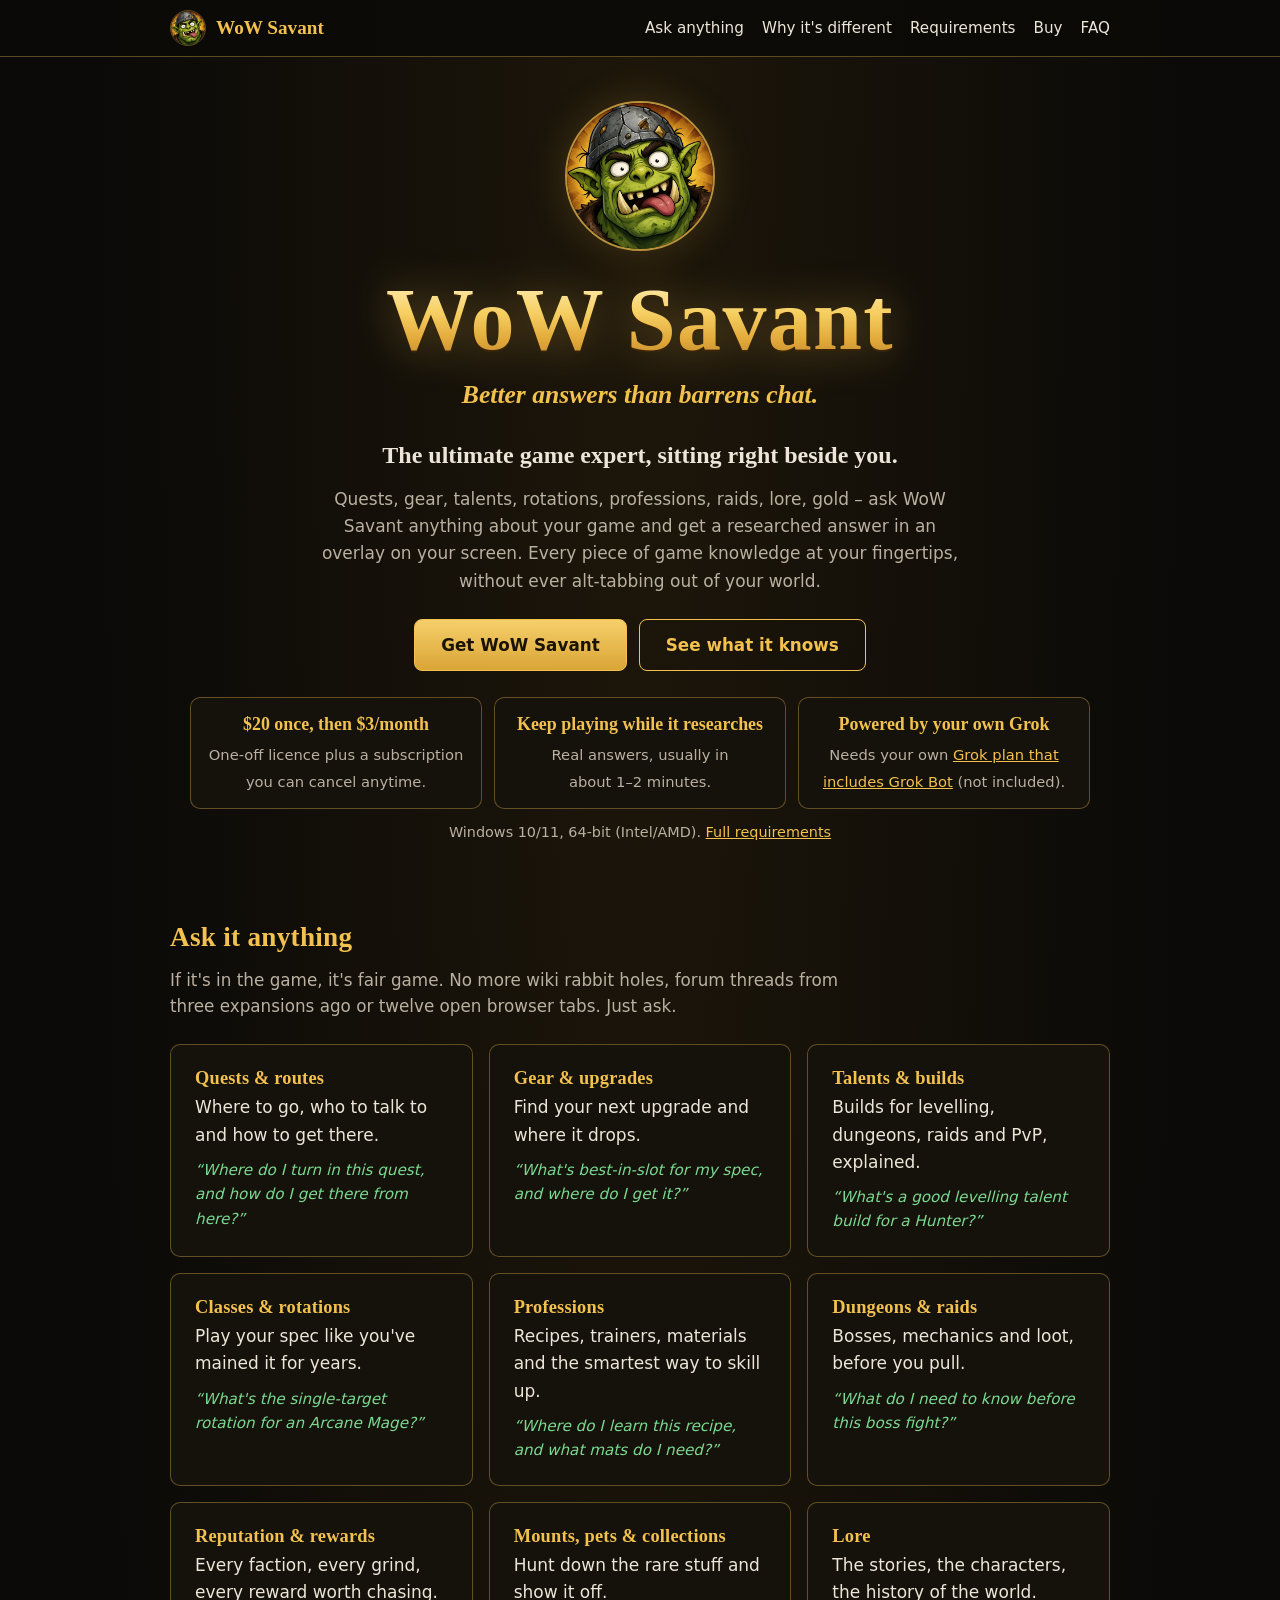
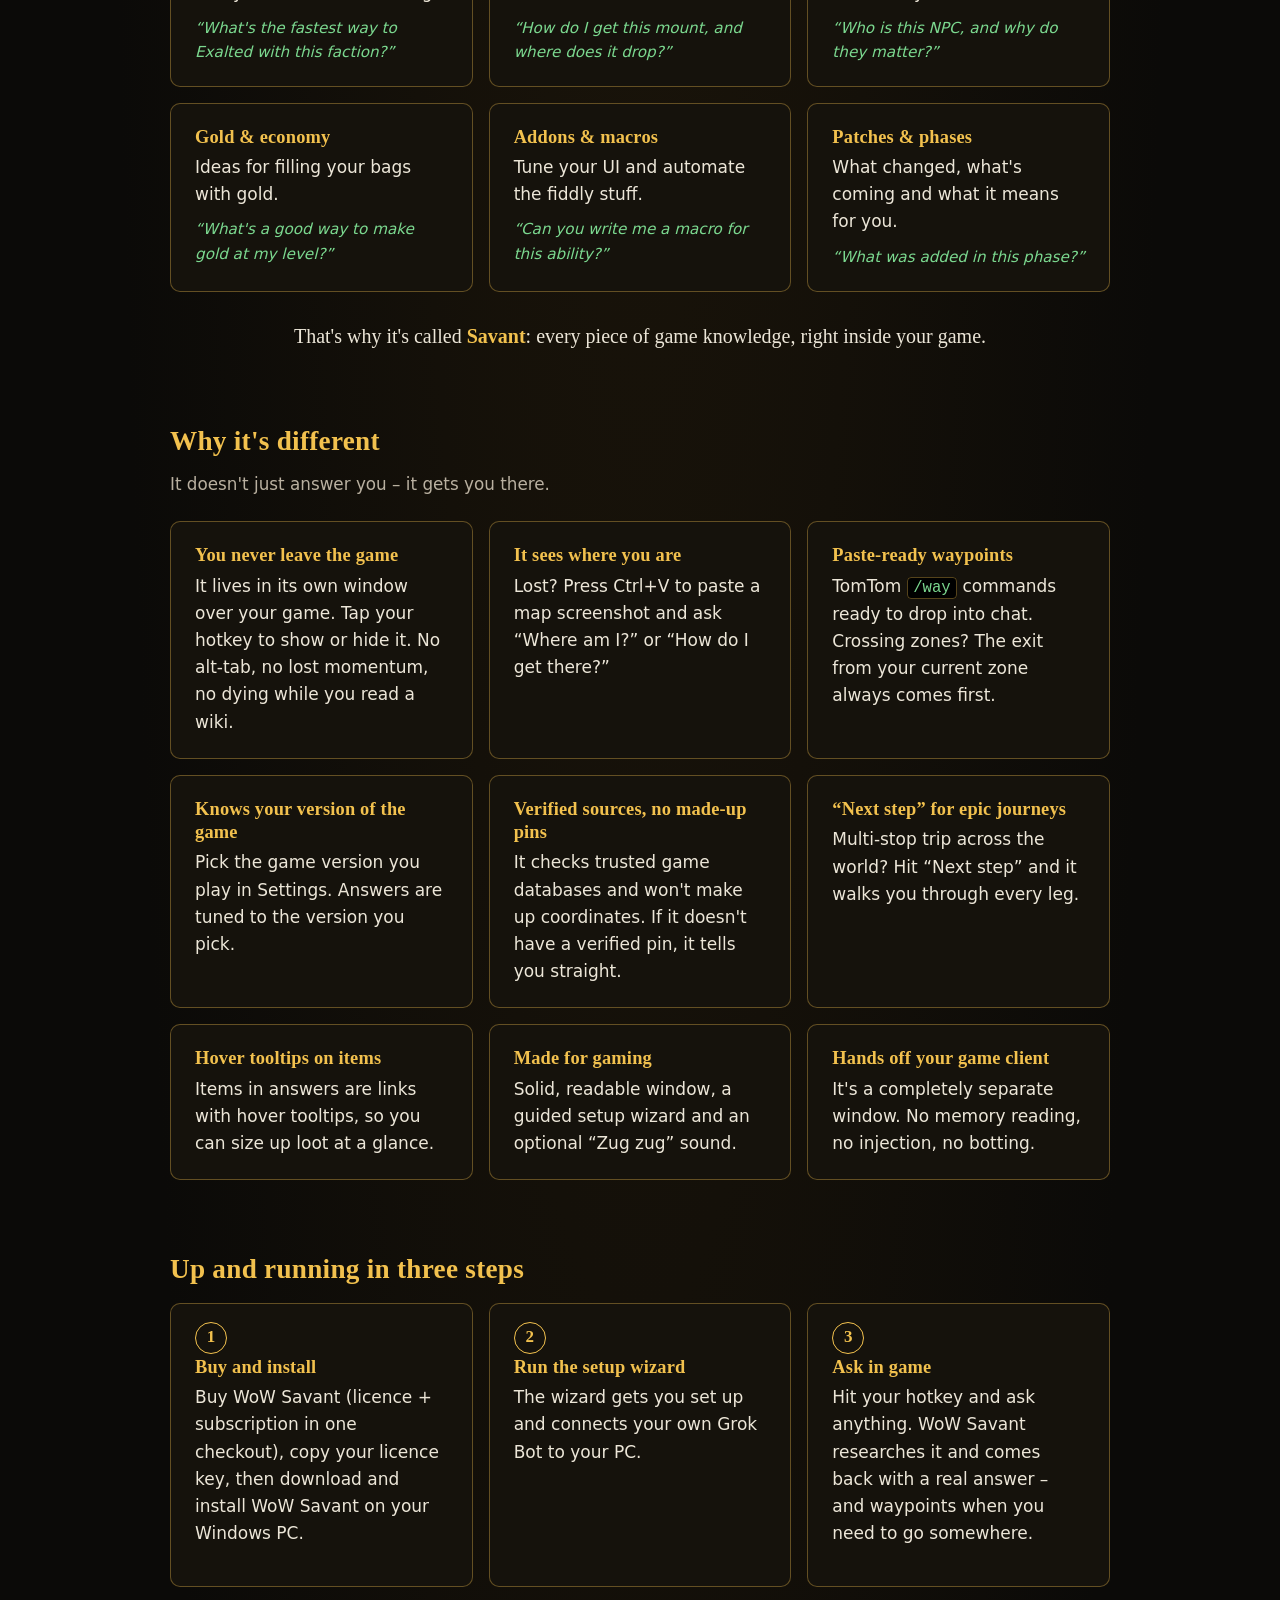
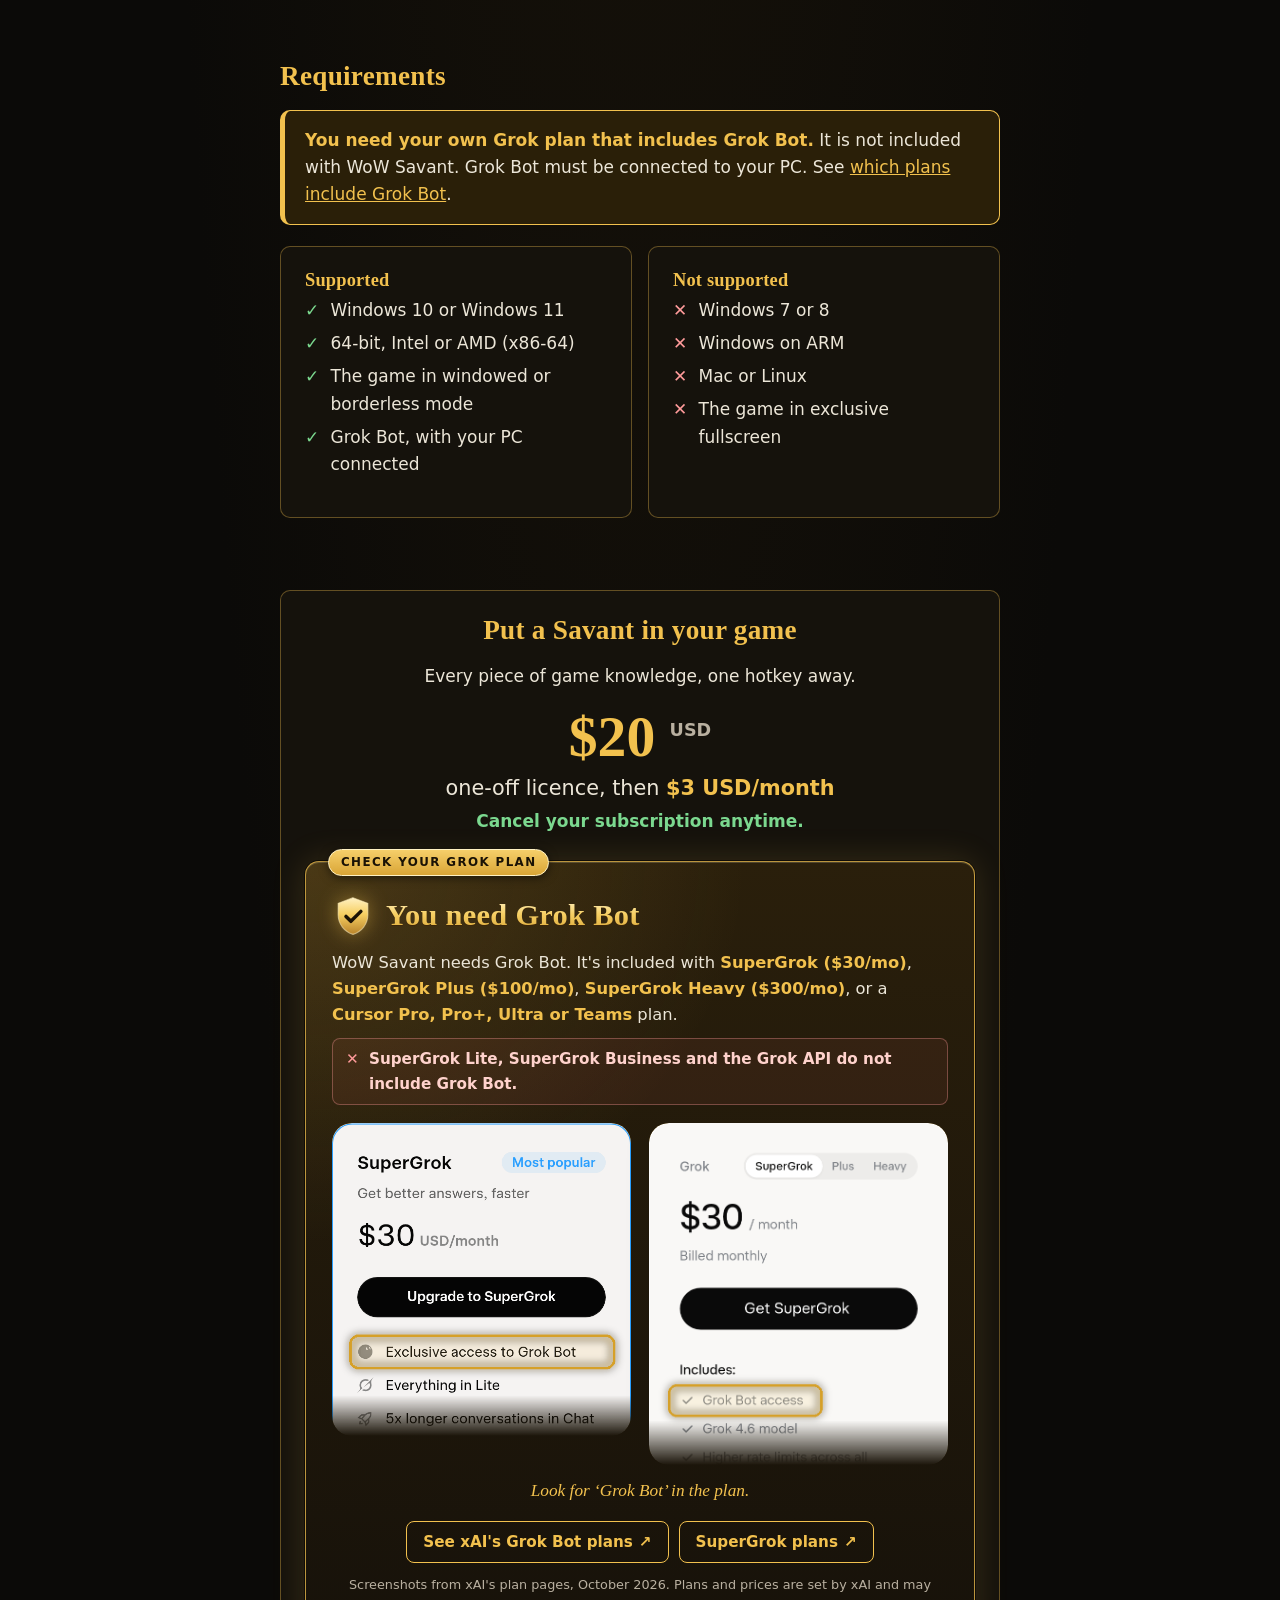
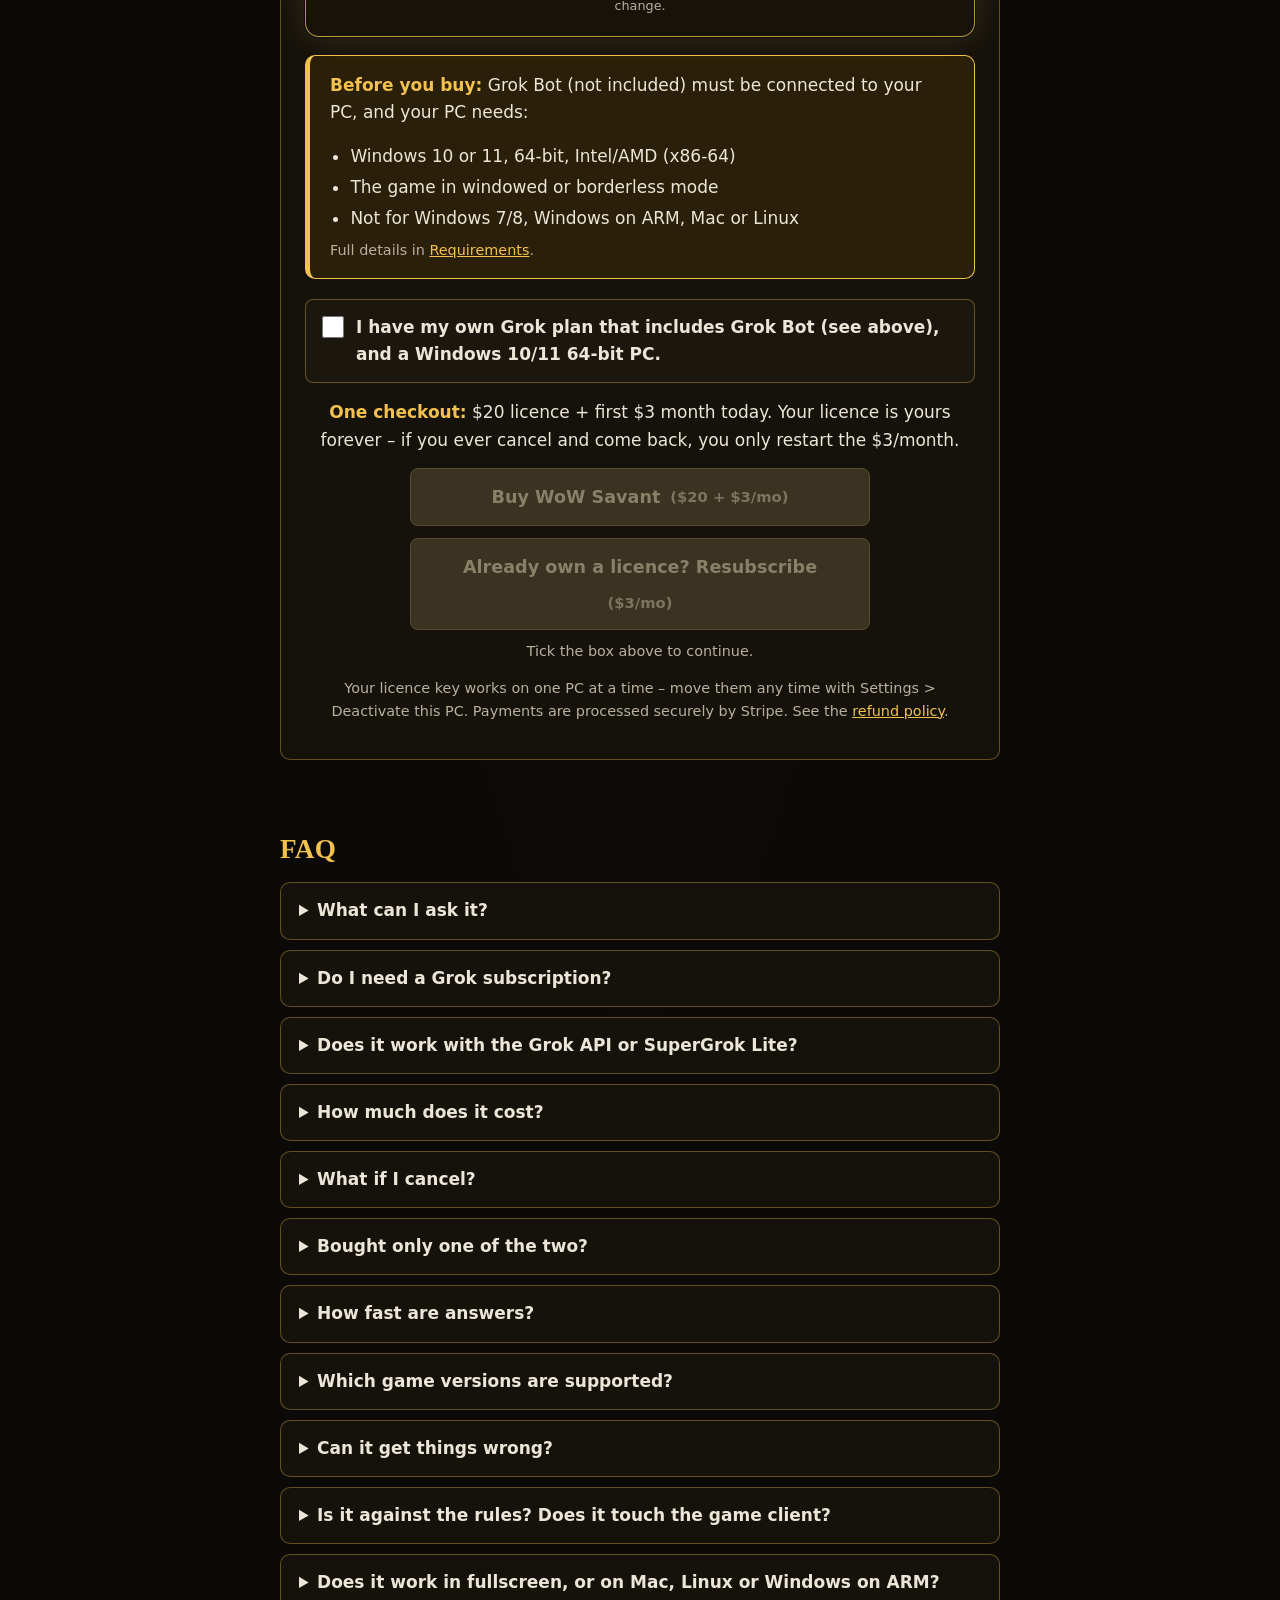
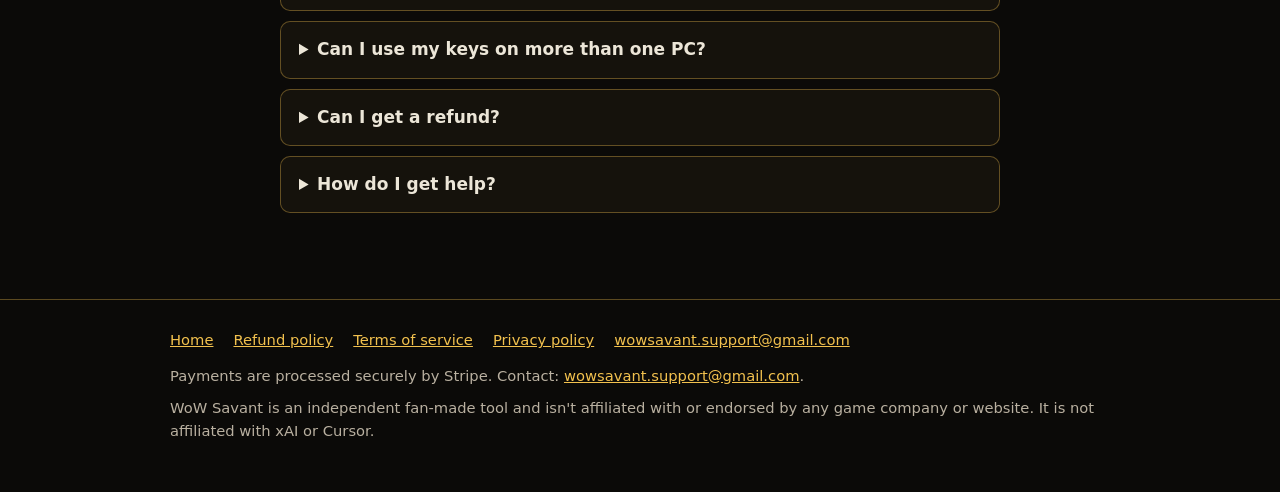
<file: index.html>
<!DOCTYPE html>
<html lang="en">
<head>
  <meta charset="utf-8">
  <meta name="viewport" content="width=device-width, initial-scale=1">
  <title>WoW Savant – Better answers than barrens chat.</title>
  <meta name="description" content="WoW Savant is a Windows overlay for PC gamers that answers any question about the game – quests, gear, talents, rotations, professions, raids, lore, gold and more – without alt-tabbing.">
  <meta name="theme-color" content="#0b0a08">
  <link rel="icon" href="favicon.ico" sizes="any">
  <link rel="icon" type="image/png" sizes="32x32" href="assets/favicon-32.png">
  <link rel="apple-touch-icon" href="assets/apple-touch-icon.png">
  <link rel="stylesheet" href="style.css?v=20261007a">
</head>
<body>
  <a class="skip" href="#main">Skip to content</a>
  <header class="site-header">
    <div class="wrap">
      <a class="brand" href="index.html"><img src="assets/orc.png" alt="" width="36" height="36">WoW Savant</a>
      <nav class="nav" aria-label="Main">
        <a href="#ask">Ask anything</a>
        <a href="#different">Why it's different</a>
        <a href="#requirements">Requirements</a>
        <a href="#buy">Buy</a>
        <a href="#faq">FAQ</a>
      </nav>
    </div>
  </header>

  <main id="main">
    <section class="hero">
      <div class="wrap">
        <img class="hero-icon" src="assets/orc.png" alt="WoW Savant orc icon" width="180" height="180">
        <h1 class="brand-title">WoW Savant</h1>
        <p class="tagline">Better answers than barrens chat.</p>
        <p class="hero-headline">The ultimate game expert, sitting right beside you.</p>
        <p class="lead">Quests, gear, talents, rotations, professions, raids, lore, gold – ask WoW Savant anything about your game and get a researched answer in an overlay on your screen. Every piece of game knowledge at your fingertips, without ever alt&#8209;tabbing out of your world.</p>
        <div class="hero-actions">
          <a class="btn btn-primary" href="#buy">Get WoW Savant</a>
          <a class="btn btn-ghost" href="#ask">See what it knows</a>
        </div>
        <ul class="hero-facts">
          <li><strong>$20 once, then $3/month</strong><span>One-off licence plus a subscription you can cancel anytime.</span></li>
          <li><strong>Keep playing while it researches</strong><span>Real answers, usually in about&nbsp;1&#8288;–&#8288;2&nbsp;minutes.</span></li>
          <li><strong>Powered by your own Grok</strong><span>Needs your own <a href="#grok-plan">Grok plan that includes Grok Bot</a> (not included).</span></li>
        </ul>
        <p class="small hero-req">Windows 10/11, 64-bit (Intel/AMD). <a href="#requirements">Full requirements</a></p>
      </div>
    </section>

    <section id="ask">
      <div class="wrap">
        <h2>Ask it anything</h2>
        <p class="section-intro">If it's in the game, it's fair game. No more wiki rabbit holes, forum threads from three expansions ago or twelve open browser tabs. Just ask.</p>
        <div class="grid">
          <div class="panel cat">
            <h3>Quests &amp; routes</h3>
            <p>Where to go, who to talk to and how to get there.</p>
            <p class="example">“Where do I turn in this quest, and how do I get there from here?”</p>
          </div>
          <div class="panel cat">
            <h3>Gear &amp; upgrades</h3>
            <p>Find your next upgrade and where it drops.</p>
            <p class="example">“What's best-in-slot for my spec, and where do I get it?”</p>
          </div>
          <div class="panel cat">
            <h3>Talents &amp; builds</h3>
            <p>Builds for levelling, dungeons, raids and PvP, explained.</p>
            <p class="example">“What's a good levelling talent build for a Hunter?”</p>
          </div>
          <div class="panel cat">
            <h3>Classes &amp; rotations</h3>
            <p>Play your spec like you've mained it for years.</p>
            <p class="example">“What's the single-target rotation for an Arcane Mage?”</p>
          </div>
          <div class="panel cat">
            <h3>Professions</h3>
            <p>Recipes, trainers, materials and the smartest way to skill up.</p>
            <p class="example">“Where do I learn this recipe, and what mats do I need?”</p>
          </div>
          <div class="panel cat">
            <h3>Dungeons &amp; raids</h3>
            <p>Bosses, mechanics and loot, before you pull.</p>
            <p class="example">“What do I need to know before this boss fight?”</p>
          </div>
          <div class="panel cat">
            <h3>Reputation &amp; rewards</h3>
            <p>Every faction, every grind, every reward worth chasing.</p>
            <p class="example">“What's the fastest way to Exalted with this faction?”</p>
          </div>
          <div class="panel cat">
            <h3>Mounts, pets &amp; collections</h3>
            <p>Hunt down the rare stuff and show it off.</p>
            <p class="example">“How do I get this mount, and where does it drop?”</p>
          </div>
          <div class="panel cat">
            <h3>Lore</h3>
            <p>The stories, the characters, the history of the world.</p>
            <p class="example">“Who is this NPC, and why do they matter?”</p>
          </div>
          <div class="panel cat">
            <h3>Gold &amp; economy</h3>
            <p>Ideas for filling your bags with gold.</p>
            <p class="example">“What's a good way to make gold at my level?”</p>
          </div>
          <div class="panel cat">
            <h3>Addons &amp; macros</h3>
            <p>Tune your UI and automate the fiddly stuff.</p>
            <p class="example">“Can you write me a macro for this ability?”</p>
          </div>
          <div class="panel cat">
            <h3>Patches &amp; phases</h3>
            <p>What changed, what's coming and what it means for you.</p>
            <p class="example">“What was added in this phase?”</p>
          </div>
        </div>
        <p class="big-claim">That's why it's called <strong>Savant</strong>: every piece of game knowledge, right inside your game.</p>
      </div>
    </section>

    <section id="different">
      <div class="wrap">
        <h2 id="features">Why it's different</h2>
        <p class="section-intro">It doesn't just answer you – it gets you there.</p>
        <div class="grid">
          <div class="panel">
            <h3>You never leave the game</h3>
            <p>It lives in its own window over your game. Tap your hotkey to show or hide it. No alt-tab, no lost momentum, no dying while you read a wiki.</p>
          </div>
          <div class="panel">
            <h3>It sees where you are</h3>
            <p>Lost? Press Ctrl+V to paste a map screenshot and ask “Where am I?” or “How do I get there?”</p>
          </div>
          <div class="panel">
            <h3>Paste-ready waypoints</h3>
            <p>TomTom <code>/way</code> commands ready to drop into chat. Crossing zones? The exit from your current zone always comes first.</p>
          </div>
          <div class="panel">
            <h3>Knows your version of the game</h3>
            <p>Pick the game version you play in Settings. Answers are tuned to the version you pick.</p>
          </div>
          <div class="panel">
            <h3>Verified sources, no made-up pins</h3>
            <p>It checks trusted game databases and won't make up coordinates. If it doesn't have a verified pin, it tells you straight.</p>
          </div>
          <div class="panel">
            <h3>“Next step” for epic journeys</h3>
            <p>Multi-stop trip across the world? Hit “Next step” and it walks you through every leg.</p>
          </div>
          <div class="panel">
            <h3>Hover tooltips on items</h3>
            <p>Items in answers are links with hover tooltips, so you can size up loot at a glance.</p>
          </div>
          <div class="panel">
            <h3>Made for gaming</h3>
            <p>Solid, readable window, a guided setup wizard and an optional “Zug zug” sound.</p>
          </div>
          <div class="panel">
            <h3>Hands off your game client</h3>
            <p>It's a completely separate window. No memory reading, no injection, no botting.</p>
          </div>
        </div>
      </div>
    </section>

    <section id="how">
      <div class="wrap">
        <h2>Up and running in three steps</h2>
        <ol class="steps">
          <li class="panel">
            <h3>Buy and install</h3>
            <p>Buy WoW Savant (licence + subscription in one checkout), copy your licence key, then download and install WoW Savant on your Windows PC.</p>
          </li>
          <li class="panel">
            <h3>Run the setup wizard</h3>
            <p>The wizard gets you set up and connects your own Grok Bot to your PC.</p>
          </li>
          <li class="panel">
            <h3>Ask in game</h3>
            <p>Hit your hotkey and ask anything. WoW Savant researches it and comes back with a real answer – and waypoints when you need to go somewhere.</p>
          </li>
        </ol>
      </div>
    </section>

    <section id="requirements">
      <div class="wrap narrow">
        <h2>Requirements</h2>
        <div class="notice">
          <p><strong>You need your own Grok plan that includes Grok Bot.</strong> It is not included with WoW Savant. Grok Bot must be connected to your PC. See <a href="#grok-plan">which plans include Grok Bot</a>.</p>
        </div>
        <div class="grid">
          <div class="panel">
            <h3>Supported</h3>
            <ul class="checks">
              <li>Windows 10 or Windows 11</li>
              <li>64-bit, Intel or AMD (x86-64)</li>
              <li>The game in windowed or borderless mode</li>
              <li>Grok Bot, with your PC connected</li>
            </ul>
          </div>
          <div class="panel">
            <h3>Not supported</h3>
            <ul class="checks crosses">
              <li>Windows 7 or 8</li>
              <li>Windows on ARM</li>
              <li>Mac or Linux</li>
              <li>The game in exclusive fullscreen</li>
            </ul>
          </div>
        </div>
      </div>
    </section>

    <section id="buy" class="buy">
      <div class="wrap narrow">
        <div class="panel">
          <h2>Put a Savant in your game</h2>
          <p>Every piece of game knowledge, one hotkey away.</p>
          <div class="price-block">
            <p class="price">$20 <span class="price-unit">USD</span></p>
            <p class="price-sub">one-off licence, then <strong>$3 USD/month</strong></p>
            <p class="price-note">Cancel your subscription anytime.</p>
          </div>
          <div class="grokbot-notice" id="grok-plan" role="note" aria-labelledby="grok-plan-title">
            <p class="grokbot-ribbon">Check your Grok plan</p>
            <div class="grokbot-head">
              <svg class="grokbot-icon" viewBox="0 0 48 48" aria-hidden="true" focusable="false">
                <path d="M24 3 41 9.5v13.2c0 10.6-7.1 19.4-17 22.3C14.1 42.1 7 33.3 7 22.7V9.5L24 3Z" fill="url(#gbShield)" stroke="#fff1c2" stroke-opacity=".55" stroke-width="1.2"/>
                <path d="m16 24.5 5.6 5.6L33 18.7" fill="none" stroke="#1a1205" stroke-width="4" stroke-linecap="round" stroke-linejoin="round"/>
                <defs><linearGradient id="gbShield" x1="0" y1="0" x2="0" y2="1"><stop offset="0" stop-color="#fff1c2"/><stop offset=".45" stop-color="#f6cf62"/><stop offset="1" stop-color="#b9832a"/></linearGradient></defs>
              </svg>
              <h3 id="grok-plan-title">You need Grok Bot</h3>
            </div>
            <p class="grokbot-body">WoW Savant needs Grok Bot. It's included with <strong>SuperGrok ($30/mo)</strong>, <strong>SuperGrok Plus ($100/mo)</strong>, <strong>SuperGrok Heavy ($300/mo)</strong>, or a <strong>Cursor Pro, Pro+, Ultra or Teams</strong> plan. <span class="grokbot-no">SuperGrok Lite, SuperGrok Business and the Grok API do not include Grok Bot.</span></p>
            <figure class="grokbot-shots">
              <div class="grokbot-shot-row">
                <img src="assets/xai-supergrok-card.png" width="296" height="310" loading="lazy" decoding="async" alt="Screenshot of the SuperGrok plan card on xAI's plans page: marked Most popular, $30 USD/month, with 'Exclusive access to Grok Bot' highlighted as the first feature.">
                <img src="assets/xai-grok-card.png" width="315" height="360" loading="lazy" decoding="async" alt="Screenshot of the Grok plan card on xAI's Grok Bot page: SuperGrok selected, $30 / month, billed monthly, with 'Grok Bot access' highlighted under Includes.">
              </div>
              <figcaption>Look for &lsquo;Grok Bot&rsquo; in the plan.</figcaption>
            </figure>
            <p class="grokbot-links">
              <a class="btn btn-ghost btn-sm" href="https://x.ai/bot" target="_blank" rel="noopener noreferrer">See xAI's Grok Bot plans<span class="ext" aria-hidden="true">&#8599;</span><span class="sr-only"> (opens in a new tab)</span></a>
              <a class="btn btn-ghost btn-sm" href="https://grok.com/plans" target="_blank" rel="noopener noreferrer">SuperGrok plans<span class="ext" aria-hidden="true">&#8599;</span><span class="sr-only"> (opens in a new tab)</span></a>
            </p>
            <p class="grokbot-source">Screenshots from xAI's plan pages, October 2026. Plans and prices are set by xAI and may change.</p>
          </div>
          <div class="notice" style="text-align:left">
            <p><strong>Before you buy:</strong> Grok Bot (not included) must be connected to your PC, and your PC needs:</p>
            <ul class="req-mini">
              <li>Windows 10 or 11, 64-bit, Intel/AMD (x86-64)</li>
              <li>The game in windowed or borderless mode</li>
              <li>Not for Windows 7/8, Windows on ARM, Mac or Linux</li>
            </ul>
            <p class="small">Full details in <a href="#requirements">Requirements</a>.</p>
          </div>
          <label class="gate">
            <input type="checkbox" id="buy-confirm">
            <span>I have my own Grok plan that includes Grok Bot (see above), and a Windows 10/11 64-bit PC.</span>
          </label>
          <p class="both-note"><strong>One checkout:</strong> $20 licence + first $3 month today. Your licence is yours forever – if you ever cancel and come back, you only restart the $3/month.</p>
          <!--
            CHECKOUT URLS: each button's href below is the ONLY place that checkout link lives.
            Both are Stripe TEST-mode (sandbox) links – swap in the live URLs at launch.
          -->
          <div class="buy-steps">
            <!-- NEW BUYER CHECKOUT URL ($20 licence + $3/month, Stripe sandbox payment link): -->
            <a id="buy-licence" aria-label="Buy WoW Savant ($20 licence + $3/month)" class="btn btn-primary btn-buy buy-gated" href="https://buy.stripe.com/test_dRm9AVgAF8umaZl0OU73G00">Buy WoW Savant <span class="btn-sub">($20 + $3/mo)</span></a>
            <!-- RESUBSCRIBE URL (already own a licence: $3/month only; the licence server checks the key/email first): -->
            <a id="buy-access" aria-label="Already own a licence? Resubscribe ($3/mo)" class="btn btn-buy buy-gated" href="https://licence.wowsavant.com/resubscribe">Already own a licence? Resubscribe <span class="btn-sub">($3/mo)</span></a>
          </div>
          <p class="small gate-hint" id="buy-hint" hidden>Tick the box above to continue.</p>
          <p class="small" style="margin-top:14px">Your licence key works on one PC at a time – move them any time with Settings &gt; Deactivate this PC. Payments are processed securely by Stripe. See the <a href="refund.html">refund policy</a>.</p>
        </div>
      </div>
    </section>

    <section id="faq" class="faq">
      <div class="wrap narrow">
        <h2>FAQ</h2>
        <details>
          <summary>What can I ask it?</summary>
          <p>Anything about the game. Quests, routes, NPCs, items, gear and best-in-slot upgrades, talents and builds, class and spec advice, rotations, professions and recipes, dungeons and raids, bosses and mechanics, reputations, mounts, pets, lore, gold-making, addons and macros, patch and phase details – if it's in the game, ask away.</p>
        </details>
        <details>
          <summary>Do I need a Grok subscription?</summary>
          <p>Yes. WoW Savant runs on your own Grok plan that includes Grok Bot, connected to your PC. It isn't included in the price. See <a href="#grok-plan">which plans include Grok Bot</a>.</p>
        </details>
        <details>
          <summary>Does it work with the Grok API or SuperGrok Lite?</summary>
          <p>No – it needs a plan that includes Grok Bot: SuperGrok ($30/mo), SuperGrok Plus ($100/mo), SuperGrok Heavy ($300/mo), or a Cursor Pro, Pro+, Ultra or Teams plan. SuperGrok Lite, SuperGrok Business and the Grok API do not include Grok Bot. See <a href="#grok-plan">You need Grok Bot</a> above.</p>
        </details>
        <details>
          <summary>How much does it cost?</summary>
          <p>$20 USD for your one-off Licence – yours forever – plus a $3 USD/month subscription, paid together in one checkout. Cancel your subscription anytime (see below). Your Grok subscription is separate and paid to xAI – see <a href="https://x.ai/pricing" rel="noopener">xAI plans</a>.</p>
        </details>
        <details>
          <summary>What if I cancel?</summary>
          <p>Cancel your subscription anytime. WoW Savant keeps working until the end of the month you've paid for, then stops until you restart your subscription. Your $20 licence is yours forever – you never pay it again.</p>
        </details>
        <details>
          <summary>Bought only one of the two?</summary>
          <p>No problem – just grab the other one. WoW Savant tells you which key is missing, and there's no penalty or extra fee.</p>
        </details>
        <details>
          <summary>How fast are answers?</summary>
          <p>Usually about 1–2 minutes. That's because it actually researches your question rather than guessing – so you get an answer worth waiting for. Keep playing while it works.</p>
        </details>
        <details>
          <summary>Which game versions are supported?</summary>
          <p>You can pick your game version in Settings, and answers are tuned to it.</p>
        </details>
        <details>
          <summary>Can it get things wrong?</summary>
          <p>It works hard not to. It researches each question, checks trusted game databases for locations and never invents coordinates – if it doesn't have a verified pin, it says so. Game info does change, though, so treat it like a very well-read friend, not a guarantee.</p>
        </details>
        <details>
          <summary>Is it against the rules? Does it touch the game client?</summary>
          <p>WoW Savant is a separate window. It doesn't read or modify the game – no memory reading, no injection, no botting. You type or paste in your question and it answers. As always, you're responsible for playing within the game's rules.</p>
        </details>
        <details>
          <summary>Does it work in fullscreen, or on Mac, Linux or Windows on ARM?</summary>
          <p>Not in exclusive fullscreen – run the game in windowed or borderless mode. And it needs 64-bit Windows 10 or 11 on an Intel or AMD (x86-64) PC, so Mac, Linux and Windows on ARM aren't supported.</p>
        </details>
        <details>
          <summary>Can I use my keys on more than one PC?</summary>
          <p>Your licence key works on one PC at a time – move them any time with Settings &gt; Deactivate this PC. If the old PC is gone, email <a href="mailto:wowsavant.support@gmail.com">wowsavant.support@gmail.com</a> and we'll sort it out.</p>
        </details>
        <details>
          <summary>Can I get a refund?</summary>
          <p>If it doesn't work on a supported system and we can't fix it through support, you can get a refund within 14 days. Details are in the <a href="refund.html">refund policy</a>.</p>
        </details>
        <details>
          <summary>How do I get help?</summary>
          <p>Email <a href="mailto:wowsavant.support@gmail.com">wowsavant.support@gmail.com</a>.</p>
        </details>
      </div>
    </section>
  </main>

  <footer class="site-footer">
    <div class="wrap">
      <nav aria-label="Footer">
        <a href="index.html">Home</a>
        <a href="refund.html">Refund policy</a>
        <a href="terms.html">Terms of service</a>
        <a href="privacy.html">Privacy policy</a>
        <a href="mailto:wowsavant.support@gmail.com">wowsavant.support@gmail.com</a>
      </nav>
      <p>Payments are processed securely by Stripe. Contact: <a href="mailto:wowsavant.support@gmail.com">wowsavant.support@gmail.com</a>.</p>
      <p>WoW Savant is an independent fan-made tool and isn't affiliated with or endorsed by any game company or website. It is not affiliated with xAI or Cursor.</p>
    </div>
  </footer>
  <script>
    // Buy gate: both checkout buttons stay disabled until the Grok/Windows checkbox is ticked.
    // Each button's checkout URL is read from its own href. Without JavaScript they work as normal links.
    (function () {
      var box = document.getElementById('buy-confirm');
      var hint = document.getElementById('buy-hint');
      var btns = Array.prototype.slice.call(document.querySelectorAll('.buy-gated'));
      if (!box || !btns.length) return;
      btns.forEach(function (b) {
        b.dataset.url = b.getAttribute('href');
        b.addEventListener('click', function (e) { if (!box.checked) e.preventDefault(); });
      });
      function update() {
        btns.forEach(function (b) {
          if (box.checked) {
            b.setAttribute('href', b.dataset.url);
            b.removeAttribute('aria-disabled');
            b.removeAttribute('tabindex');
            b.classList.remove('is-disabled');
          } else {
            b.removeAttribute('href');
            b.setAttribute('aria-disabled', 'true');
            b.setAttribute('tabindex', '-1');
            b.classList.add('is-disabled');
          }
        });
        if (hint) hint.hidden = box.checked;
      }
      box.addEventListener('change', update);
      update();
    })();
  </script>
</body>
</html>
</file>
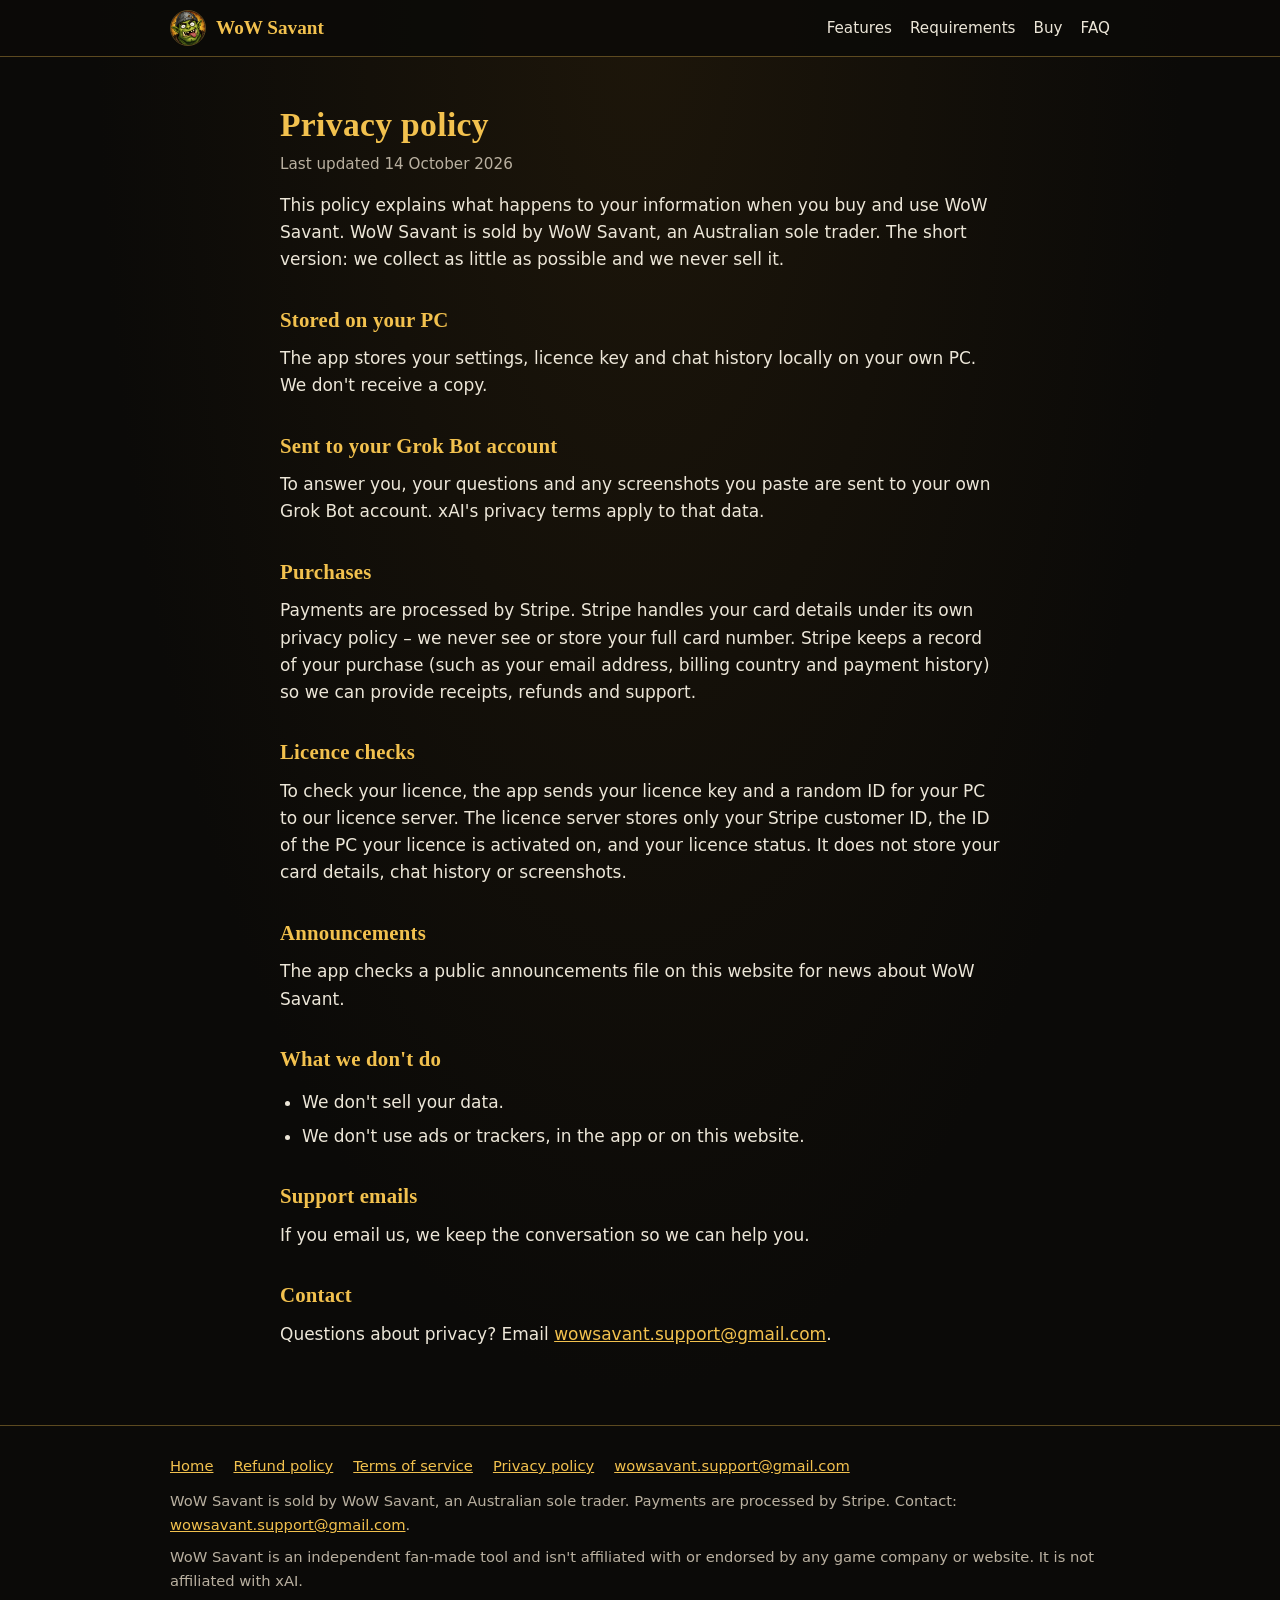
<file: privacy.html>
<!DOCTYPE html>
<html lang="en">
<head>
  <meta charset="utf-8">
  <meta name="viewport" content="width=device-width, initial-scale=1">
  <title>Privacy policy – WoW Savant</title>
  <meta name="description" content="WoW Savant privacy policy.">
  <meta name="theme-color" content="#0b0a08">
  <link rel="icon" href="favicon.ico" sizes="any">
  <link rel="icon" type="image/png" sizes="32x32" href="assets/favicon-32.png">
  <link rel="apple-touch-icon" href="assets/apple-touch-icon.png">
  <link rel="stylesheet" href="style.css?v=20261007a">
</head>
<body>
  <a class="skip" href="#main">Skip to content</a>
  <header class="site-header">
    <div class="wrap">
      <a class="brand" href="index.html"><img src="assets/orc.png" alt="" width="36" height="36">WoW Savant</a>
      <nav class="nav" aria-label="Main">
        <a href="index.html#features">Features</a>
        <a href="index.html#requirements">Requirements</a>
        <a href="index.html#buy">Buy</a>
        <a href="index.html#faq">FAQ</a>
      </nav>
    </div>
  </header>

  <main id="main" class="doc">
    <div class="wrap narrow">
      <h1>Privacy policy</h1>
      <p class="updated">Last updated 14 October 2026</p>
      <p>This policy explains what happens to your information when you buy and use WoW Savant. WoW Savant is sold by WoW Savant, an Australian sole trader. The short version: we collect as little as possible and we never sell it.</p>

      <h2>Stored on your PC</h2>
      <p>The app stores your settings, licence key and chat history locally on your own PC. We don't receive a copy.</p>

      <h2>Sent to your Grok Bot account</h2>
      <p>To answer you, your questions and any screenshots you paste are sent to your own Grok Bot account. xAI's privacy terms apply to that data.</p>

      <h2>Purchases</h2>
      <p>Payments are processed by Stripe. Stripe handles your card details under its own privacy policy – we never see or store your full card number. Stripe keeps a record of your purchase (such as your email address, billing country and payment history) so we can provide receipts, refunds and support.</p>

      <h2>Licence checks</h2>
      <p>To check your licence, the app sends your licence key and a random ID for your PC to our licence server. The licence server stores only your Stripe customer ID, the ID of the PC your licence is activated on, and your licence status. It does not store your card details, chat history or screenshots.</p>

      <h2>Announcements</h2>
      <p>The app checks a public announcements file on this website for news about WoW Savant.</p>

      <h2>What we don't do</h2>
      <ul>
        <li>We don't sell your data.</li>
        <li>We don't use ads or trackers, in the app or on this website.</li>
      </ul>

      <h2>Support emails</h2>
      <p>If you email us, we keep the conversation so we can help you.</p>

      <h2>Contact</h2>
      <p>Questions about privacy? Email <a href="mailto:wowsavant.support@gmail.com">wowsavant.support@gmail.com</a>.</p>
    </div>
  </main>

  <footer class="site-footer">
    <div class="wrap">
      <nav aria-label="Footer">
        <a href="index.html">Home</a>
        <a href="refund.html">Refund policy</a>
        <a href="terms.html">Terms of service</a>
        <a href="privacy.html">Privacy policy</a>
        <a href="mailto:wowsavant.support@gmail.com">wowsavant.support@gmail.com</a>
      </nav>
      <p>WoW Savant is sold by WoW Savant, an Australian sole trader. Payments are processed by Stripe. Contact: <a href="mailto:wowsavant.support@gmail.com">wowsavant.support@gmail.com</a>.</p>
      <p>WoW Savant is an independent fan-made tool and isn't affiliated with or endorsed by any game company or website. It is not affiliated with xAI.</p>
    </div>
  </footer>
</body>
</html>
</file>
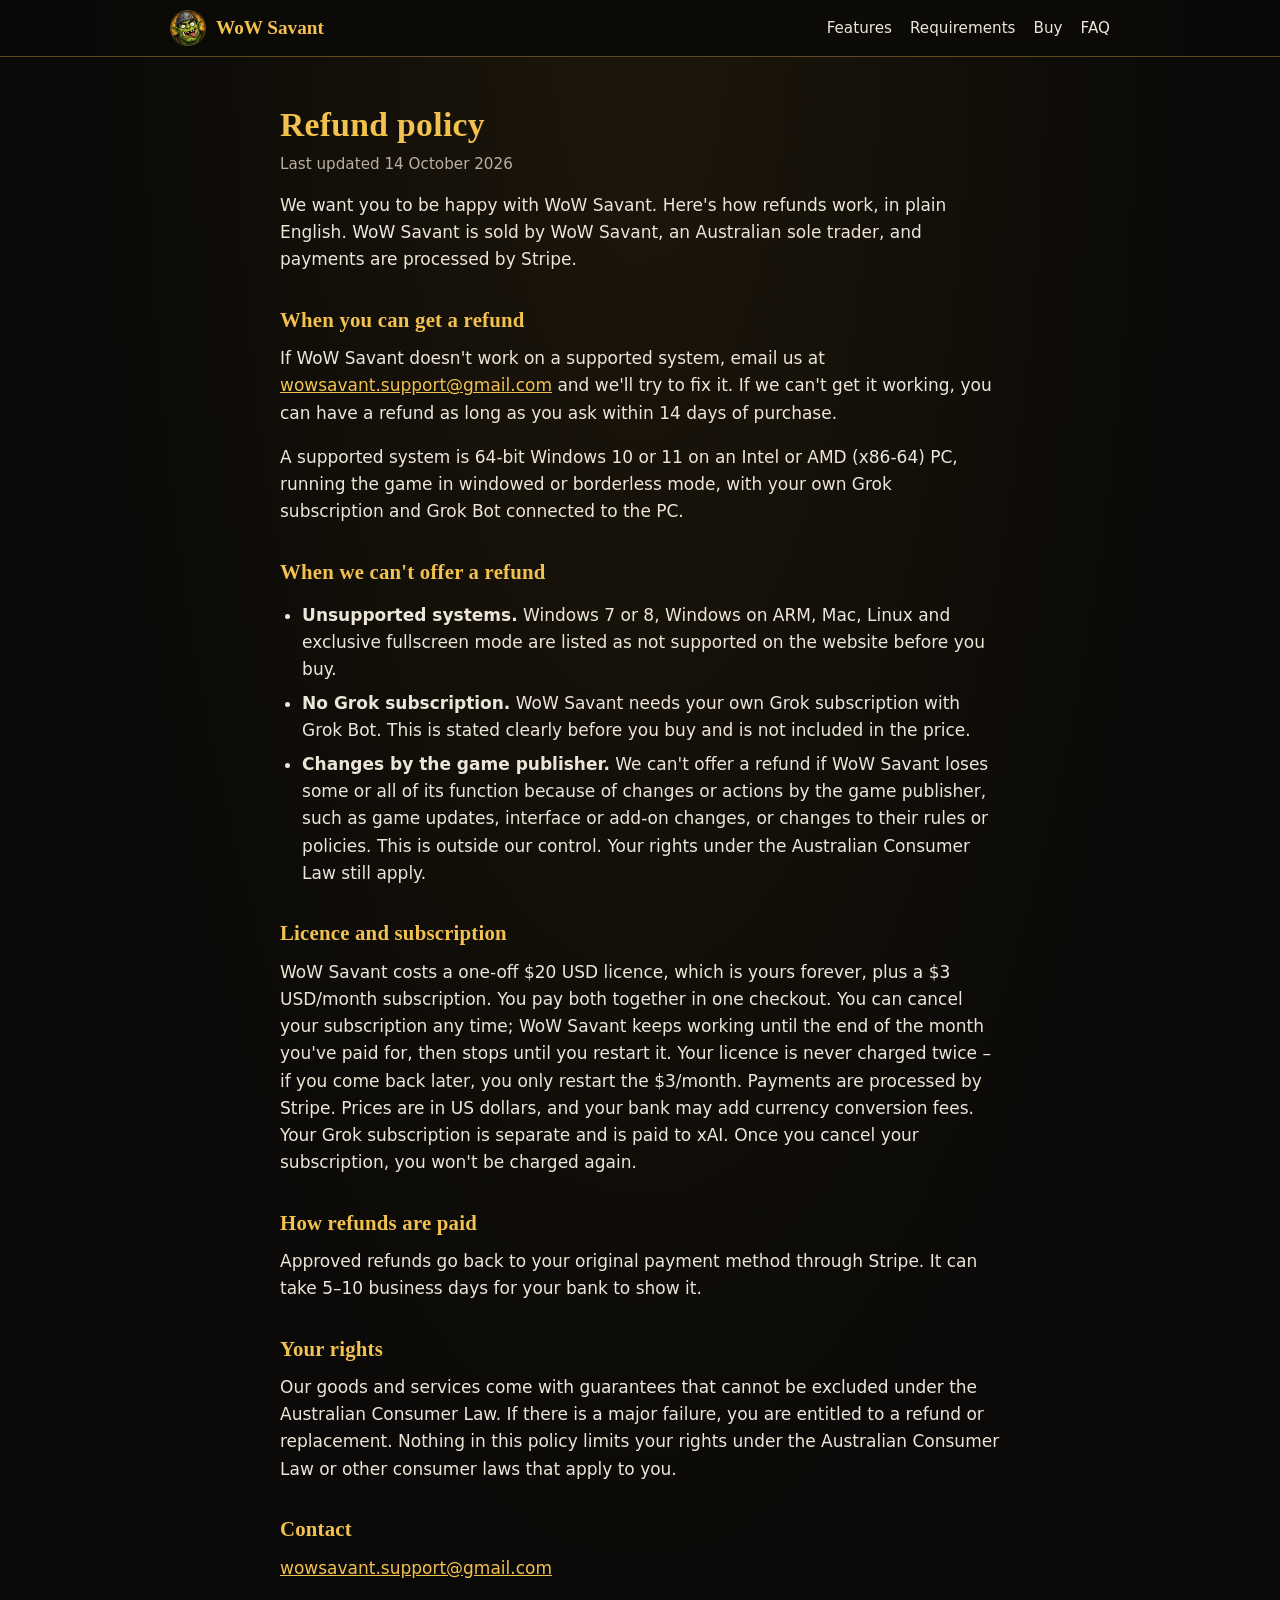
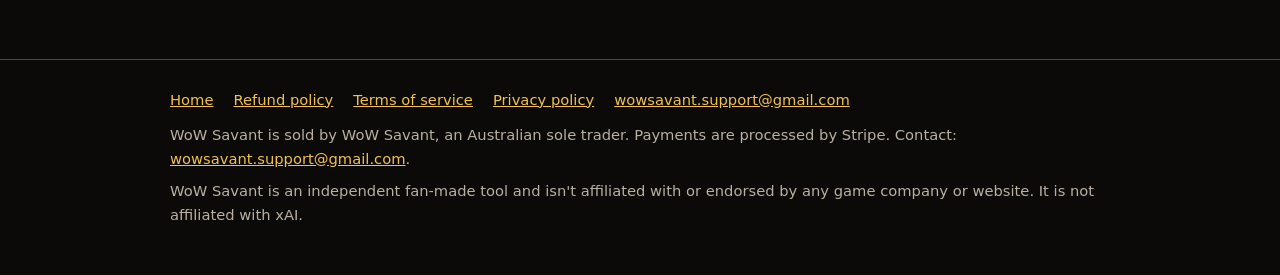
<file: refund.html>
<!DOCTYPE html>
<html lang="en">
<head>
  <meta charset="utf-8">
  <meta name="viewport" content="width=device-width, initial-scale=1">
  <title>Refund policy – WoW Savant</title>
  <meta name="description" content="WoW Savant refund policy.">
  <meta name="theme-color" content="#0b0a08">
  <link rel="icon" href="favicon.ico" sizes="any">
  <link rel="icon" type="image/png" sizes="32x32" href="assets/favicon-32.png">
  <link rel="apple-touch-icon" href="assets/apple-touch-icon.png">
  <link rel="stylesheet" href="style.css?v=20261007a">
</head>
<body>
  <a class="skip" href="#main">Skip to content</a>
  <header class="site-header">
    <div class="wrap">
      <a class="brand" href="index.html"><img src="assets/orc.png" alt="" width="36" height="36">WoW Savant</a>
      <nav class="nav" aria-label="Main">
        <a href="index.html#features">Features</a>
        <a href="index.html#requirements">Requirements</a>
        <a href="index.html#buy">Buy</a>
        <a href="index.html#faq">FAQ</a>
      </nav>
    </div>
  </header>

  <main id="main" class="doc">
    <div class="wrap narrow">
      <h1>Refund policy</h1>
      <p class="updated">Last updated 14 October 2026</p>
      <p>We want you to be happy with WoW Savant. Here's how refunds work, in plain English. WoW Savant is sold by WoW Savant, an Australian sole trader, and payments are processed by Stripe.</p>

      <h2>When you can get a refund</h2>
      <p>If WoW Savant doesn't work on a supported system, email us at <a href="mailto:wowsavant.support@gmail.com">wowsavant.support@gmail.com</a> and we'll try to fix it. If we can't get it working, you can have a refund as long as you ask within 14 days of purchase.</p>
      <p>A supported system is 64-bit Windows 10 or 11 on an Intel or AMD (x86-64) PC, running the game in windowed or borderless mode, with your own Grok subscription and Grok Bot connected to the PC.</p>

      <h2>When we can't offer a refund</h2>
      <ul>
        <li><strong>Unsupported systems.</strong> Windows 7 or 8, Windows on ARM, Mac, Linux and exclusive fullscreen mode are listed as not supported on the website before you buy.</li>
        <li><strong>No Grok subscription.</strong> WoW Savant needs your own Grok subscription with Grok Bot. This is stated clearly before you buy and is not included in the price.</li>
        <li><strong>Changes by the game publisher.</strong> We can't offer a refund if WoW Savant loses some or all of its function because of changes or actions by the game publisher, such as game updates, interface or add-on changes, or changes to their rules or policies. This is outside our control. Your rights under the Australian Consumer Law still apply.</li>
      </ul>

      <h2>Licence and subscription</h2>
      <p>WoW Savant costs a one-off $20 USD licence, which is yours forever, plus a $3 USD/month subscription. You pay both together in one checkout. You can cancel your subscription any time; WoW Savant keeps working until the end of the month you've paid for, then stops until you restart it. Your licence is never charged twice – if you come back later, you only restart the $3/month. Payments are processed by Stripe. Prices are in US dollars, and your bank may add currency conversion fees. Your Grok subscription is separate and is paid to xAI. Once you cancel your subscription, you won't be charged again.</p>

      <h2>How refunds are paid</h2>
      <p>Approved refunds go back to your original payment method through Stripe. It can take 5–10 business days for your bank to show it.</p>

      <h2>Your rights</h2>
      <p>Our goods and services come with guarantees that cannot be excluded under the Australian Consumer Law. If there is a major failure, you are entitled to a refund or replacement. Nothing in this policy limits your rights under the Australian Consumer Law or other consumer laws that apply to you.</p>

      <h2>Contact</h2>
      <p><a href="mailto:wowsavant.support@gmail.com">wowsavant.support@gmail.com</a></p>
    </div>
  </main>

  <footer class="site-footer">
    <div class="wrap">
      <nav aria-label="Footer">
        <a href="index.html">Home</a>
        <a href="refund.html">Refund policy</a>
        <a href="terms.html">Terms of service</a>
        <a href="privacy.html">Privacy policy</a>
        <a href="mailto:wowsavant.support@gmail.com">wowsavant.support@gmail.com</a>
      </nav>
      <p>WoW Savant is sold by WoW Savant, an Australian sole trader. Payments are processed by Stripe. Contact: <a href="mailto:wowsavant.support@gmail.com">wowsavant.support@gmail.com</a>.</p>
      <p>WoW Savant is an independent fan-made tool and isn't affiliated with or endorsed by any game company or website. It is not affiliated with xAI.</p>
    </div>
  </footer>
</body>
</html>
</file>
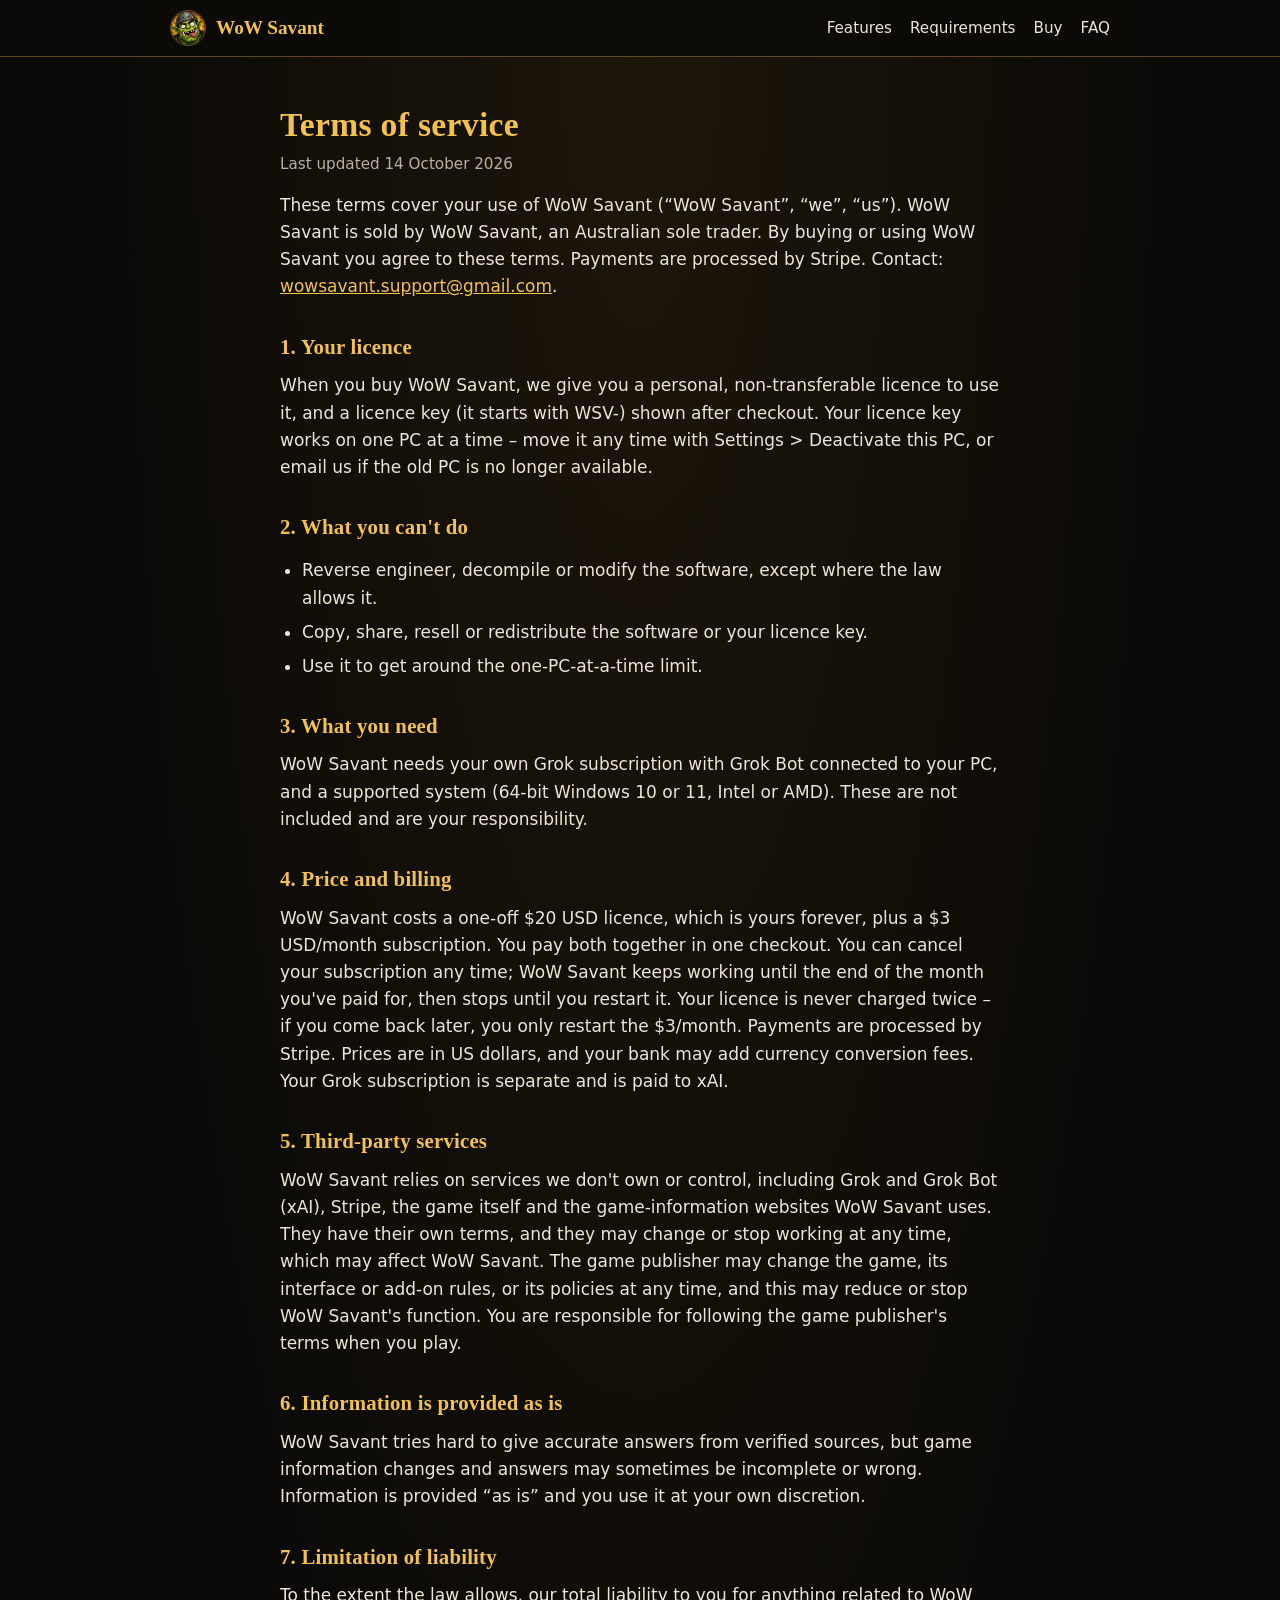
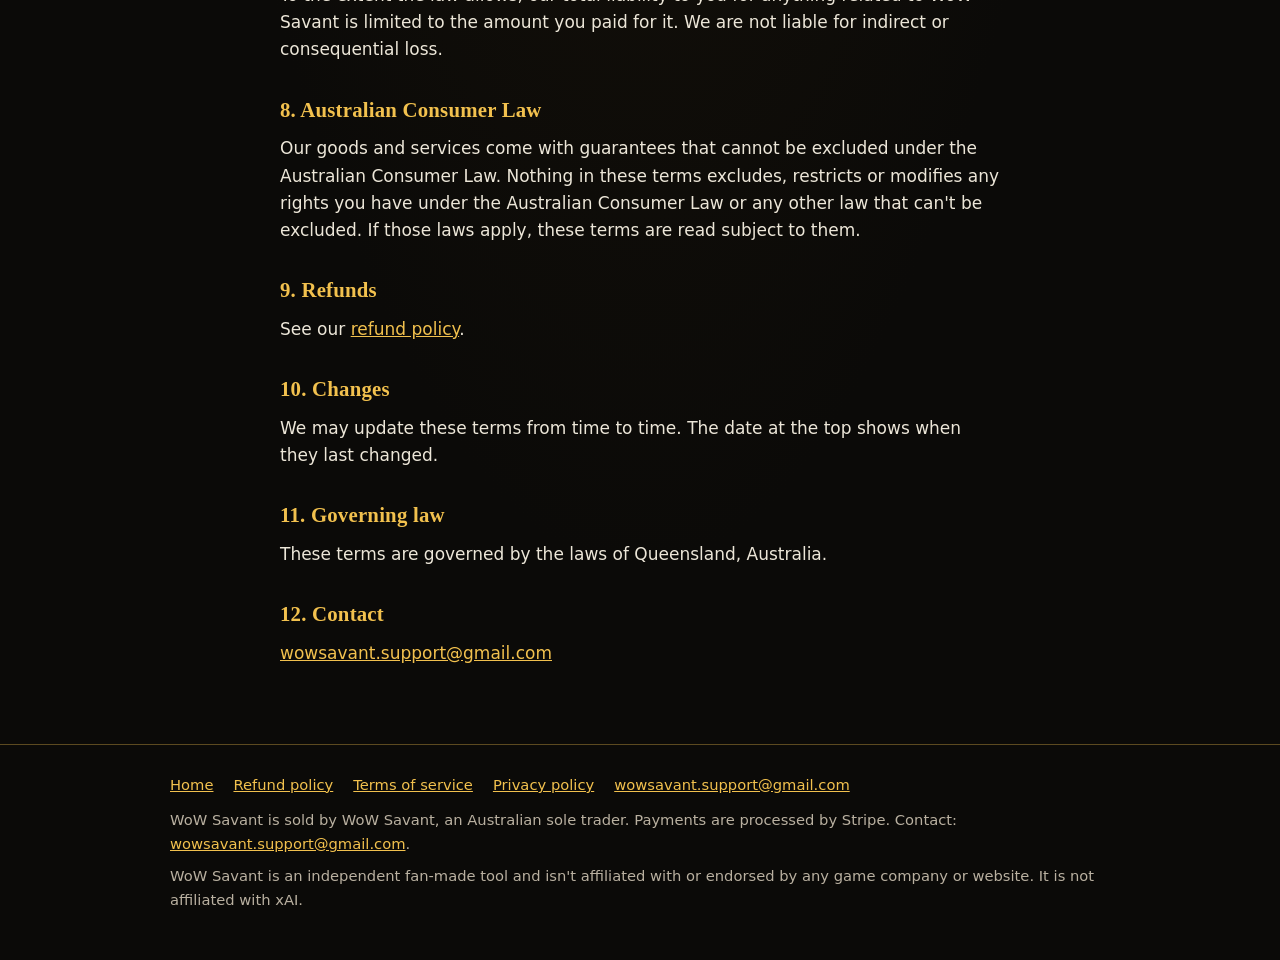
<file: terms.html>
<!DOCTYPE html>
<html lang="en">
<head>
  <meta charset="utf-8">
  <meta name="viewport" content="width=device-width, initial-scale=1">
  <title>Terms of service – WoW Savant</title>
  <meta name="description" content="WoW Savant terms of service.">
  <meta name="theme-color" content="#0b0a08">
  <link rel="icon" href="favicon.ico" sizes="any">
  <link rel="icon" type="image/png" sizes="32x32" href="assets/favicon-32.png">
  <link rel="apple-touch-icon" href="assets/apple-touch-icon.png">
  <link rel="stylesheet" href="style.css?v=20261007a">
</head>
<body>
  <a class="skip" href="#main">Skip to content</a>
  <header class="site-header">
    <div class="wrap">
      <a class="brand" href="index.html"><img src="assets/orc.png" alt="" width="36" height="36">WoW Savant</a>
      <nav class="nav" aria-label="Main">
        <a href="index.html#features">Features</a>
        <a href="index.html#requirements">Requirements</a>
        <a href="index.html#buy">Buy</a>
        <a href="index.html#faq">FAQ</a>
      </nav>
    </div>
  </header>

  <main id="main" class="doc">
    <div class="wrap narrow">
      <h1>Terms of service</h1>
      <p class="updated">Last updated 14 October 2026</p>
      <p>These terms cover your use of WoW Savant (“WoW Savant”, “we”, “us”). WoW Savant is sold by WoW Savant, an Australian sole trader. By buying or using WoW Savant you agree to these terms. Payments are processed by Stripe. Contact: <a href="mailto:wowsavant.support@gmail.com">wowsavant.support@gmail.com</a>.</p>

      <h2>1. Your licence</h2>
      <p>When you buy WoW Savant, we give you a personal, non-transferable licence to use it, and a licence key (it starts with WSV-) shown after checkout. Your licence key works on one PC at a time – move it any time with Settings &gt; Deactivate this PC, or email us if the old PC is no longer available.</p>

      <h2>2. What you can't do</h2>
      <ul>
        <li>Reverse engineer, decompile or modify the software, except where the law allows it.</li>
        <li>Copy, share, resell or redistribute the software or your licence key.</li>
        <li>Use it to get around the one-PC-at-a-time limit.</li>
      </ul>

      <h2>3. What you need</h2>
      <p>WoW Savant needs your own Grok subscription with Grok Bot connected to your PC, and a supported system (64-bit Windows 10 or 11, Intel or AMD). These are not included and are your responsibility.</p>

      <h2>4. Price and billing</h2>
      <p>WoW Savant costs a one-off $20 USD licence, which is yours forever, plus a $3 USD/month subscription. You pay both together in one checkout. You can cancel your subscription any time; WoW Savant keeps working until the end of the month you've paid for, then stops until you restart it. Your licence is never charged twice – if you come back later, you only restart the $3/month. Payments are processed by Stripe. Prices are in US dollars, and your bank may add currency conversion fees. Your Grok subscription is separate and is paid to xAI.</p>

      <h2>5. Third-party services</h2>
      <p>WoW Savant relies on services we don't own or control, including Grok and Grok Bot (xAI), Stripe, the game itself and the game-information websites WoW Savant uses. They have their own terms, and they may change or stop working at any time, which may affect WoW Savant. The game publisher may change the game, its interface or add-on rules, or its policies at any time, and this may reduce or stop WoW Savant's function. You are responsible for following the game publisher's terms when you play.</p>

      <h2>6. Information is provided as is</h2>
      <p>WoW Savant tries hard to give accurate answers from verified sources, but game information changes and answers may sometimes be incomplete or wrong. Information is provided “as is” and you use it at your own discretion.</p>

      <h2>7. Limitation of liability</h2>
      <p>To the extent the law allows, our total liability to you for anything related to WoW Savant is limited to the amount you paid for it. We are not liable for indirect or consequential loss.</p>

      <h2>8. Australian Consumer Law</h2>
      <p>Our goods and services come with guarantees that cannot be excluded under the Australian Consumer Law. Nothing in these terms excludes, restricts or modifies any rights you have under the Australian Consumer Law or any other law that can't be excluded. If those laws apply, these terms are read subject to them.</p>

      <h2>9. Refunds</h2>
      <p>See our <a href="refund.html">refund policy</a>.</p>

      <h2>10. Changes</h2>
      <p>We may update these terms from time to time. The date at the top shows when they last changed.</p>

      <h2>11. Governing law</h2>
      <p>These terms are governed by the laws of Queensland, Australia.</p>

      <h2>12. Contact</h2>
      <p><a href="mailto:wowsavant.support@gmail.com">wowsavant.support@gmail.com</a></p>
    </div>
  </main>

  <footer class="site-footer">
    <div class="wrap">
      <nav aria-label="Footer">
        <a href="index.html">Home</a>
        <a href="refund.html">Refund policy</a>
        <a href="terms.html">Terms of service</a>
        <a href="privacy.html">Privacy policy</a>
        <a href="mailto:wowsavant.support@gmail.com">wowsavant.support@gmail.com</a>
      </nav>
      <p>WoW Savant is sold by WoW Savant, an Australian sole trader. Payments are processed by Stripe. Contact: <a href="mailto:wowsavant.support@gmail.com">wowsavant.support@gmail.com</a>.</p>
      <p>WoW Savant is an independent fan-made tool and isn't affiliated with or endorsed by any game company or website. It is not affiliated with xAI.</p>
    </div>
  </footer>
</body>
</html>
</file>
<file: style.css>
/* WoW Savant site - plain CSS, no build step.
   CACHE-BUSTING: every page links this file as style.css?v=YYYYMMDDx (currently v=20261007a).
   Whenever you change this file, bump that v= value in ALL FOUR pages
   (index.html, privacy.html, terms.html, refund.html) so browsers fetch
   the new CSS instead of a stale cached copy.
   NOTE: never put a star followed by a slash inside this comment - it ends the comment early. */
:root {
  --bg: #0b0a08;
  --panel: #15120c;
  --panel-2: #1c170e;
  --gold: #f2c14e;
  --gold-dim: #b8913a;
  --border: rgba(242, 193, 78, 0.35);
  --text: #ece6d8;
  --muted: #b9b0a0;
  --green: #7bd88f;
  --warn-bg: #2a1f08;
  --radius: 10px;
}
* { box-sizing: border-box; }
html { -webkit-text-size-adjust: 100%; }
body {
  margin: 0;
  background: var(--bg);
  background-image: radial-gradient(ellipse at top, #1d160a 0%, var(--bg) 60%);
  background-repeat: no-repeat;
  color: var(--text);
  font-family: system-ui, -apple-system, "Segoe UI", Roboto, "Helvetica Neue", Arial, sans-serif;
  font-size: 17px;
  line-height: 1.6;
}
a { color: var(--gold); }
a:hover, a:focus { color: #ffd77a; }
a:focus-visible, .btn:focus-visible { outline: 2px solid var(--gold); outline-offset: 3px; }
img { max-width: 100%; height: auto; }
h1, h2, h3 {
  color: var(--gold);
  font-family: Georgia, "Times New Roman", serif;
  line-height: 1.25;
  letter-spacing: 0.01em;
}
h1 { font-size: 2.6rem; margin: 0.2em 0; }
h2 { font-size: 1.7rem; margin: 0 0 0.6em; }
h3 { font-size: 1.15rem; margin: 0 0 0.3em; }
p { margin: 0 0 1em; }
code {
  background: #000;
  border: 1px solid var(--border);
  border-radius: 4px;
  padding: 0.05em 0.35em;
  font-size: 0.92em;
  color: var(--green);
}

.wrap { max-width: 980px; margin: 0 auto; padding: 0 20px; }
.narrow { max-width: 760px; }

.skip { position: absolute; left: -999px; }
.skip:focus { left: 10px; top: 10px; background: var(--panel); padding: 6px 10px; z-index: 10; }

/* Header */
.site-header { border-bottom: 1px solid var(--border); background: rgba(11, 10, 8, 0.85); }
.site-header .wrap { display: flex; align-items: center; justify-content: space-between; gap: 12px; padding-top: 10px; padding-bottom: 10px; flex-wrap: wrap; }
.brand { display: flex; align-items: center; gap: 10px; color: var(--gold); text-decoration: none; font-family: Georgia, serif; font-weight: bold; font-size: 1.2rem; }
.brand img { width: 36px; height: 36px; border-radius: 50%; border: 1px solid var(--border); }
.nav { display: flex; gap: 18px; flex-wrap: wrap; font-size: 0.95rem; }
.nav a { color: var(--text); text-decoration: none; }
.nav a:hover { color: var(--gold); }

/* Hero */
.hero { padding: 56px 0 40px; text-align: center; }
.hero-icon { width: 180px; height: 180px; border-radius: 50%; border: 2px solid var(--gold-dim); box-shadow: 0 0 40px rgba(242, 193, 78, 0.18); }
.tagline { font-size: 1.35rem; color: var(--text); margin: 0 0 0.6em; font-weight: 600; }
.lead { max-width: 640px; margin: 0 auto 1.4em; color: var(--muted); }
.hero-actions { display: flex; gap: 12px; justify-content: center; flex-wrap: wrap; }

/* Buttons */
.btn {
  display: inline-block;
  padding: 12px 26px;
  border-radius: 8px;
  border: 1px solid var(--gold);
  font-weight: 700;
  text-decoration: none;
  font-size: 1.05rem;
}
.btn-primary { background: linear-gradient(#f6cf6a, #d9a536); color: #1a1205; }
.btn-primary:hover, .btn-primary:focus { background: linear-gradient(#ffdc80, #e6b443); color: #1a1205; }
.btn-ghost { background: transparent; color: var(--gold); }
.btn-ghost:hover { background: rgba(242, 193, 78, 0.08); }

/* Sections */
section { padding: 36px 0; }
.panel {
  background: var(--panel);
  border: 1px solid var(--border);
  border-radius: var(--radius);
  padding: 22px 24px;
}
.grid { display: grid; gap: 16px; grid-template-columns: repeat(auto-fit, minmax(260px, 1fr)); }
.grid .panel p:last-child { margin-bottom: 0; }

.steps { counter-reset: step; list-style: none; padding: 0; margin: 0; display: grid; gap: 16px; grid-template-columns: repeat(auto-fit, minmax(240px, 1fr)); }
.steps li { counter-increment: step; position: relative; padding-top: 52px; }
.steps li::before {
  content: counter(step);
  position: absolute; top: 18px; left: 24px;
  width: 30px; height: 30px; line-height: 28px; text-align: center;
  border: 1px solid var(--gold); border-radius: 50%;
  color: var(--gold); font-weight: bold; font-family: Georgia, serif;
}

.checks { list-style: none; padding: 0; margin: 0 0 1em; }
.checks li { padding-left: 1.5em; position: relative; margin-bottom: 0.35em; }
.checks li::before { content: "\2713"; position: absolute; left: 0; color: var(--green); }
.crosses li::before { content: "\2715"; color: #ff9b9b; }

.notice {
  background: var(--warn-bg);
  border: 1px solid var(--gold);
  border-left: 5px solid var(--gold);
  border-radius: var(--radius);
  padding: 16px 20px;
  margin: 0 0 1.2em;
}
.notice strong { color: var(--gold); }
.notice p:last-child { margin-bottom: 0; }

/* Buy */
.buy { text-align: center; }
.price { font-size: 2.2rem; font-family: Georgia, serif; color: var(--gold); margin: 0.2em 0 0.4em; font-weight: bold; }
.small { font-size: 0.9rem; color: var(--muted); }

/* FAQ */
.faq details {
  background: var(--panel);
  border: 1px solid var(--border);
  border-radius: var(--radius);
  padding: 14px 18px;
  margin-bottom: 10px;
}
.faq summary { cursor: pointer; font-weight: 700; color: var(--text); }
.faq summary:hover { color: var(--gold); }
.faq details[open] summary { color: var(--gold); margin-bottom: 8px; }
.faq details p:last-child { margin-bottom: 0; }

/* Policy pages */
.doc { padding: 40px 0 20px; }
.doc h1 { font-size: 2.1rem; }
.doc h2 { font-size: 1.3rem; margin-top: 1.6em; }
.doc ul { padding-left: 1.3em; }
.doc li { margin-bottom: 0.4em; }
.updated { color: var(--muted); font-size: 0.95rem; }

/* Footer */
.site-footer { border-top: 1px solid var(--border); margin-top: 40px; padding: 28px 0 40px; color: var(--muted); font-size: 0.92rem; }
.site-footer nav { display: flex; flex-wrap: wrap; gap: 8px 20px; margin-bottom: 12px; }
.site-footer p { margin: 0 0 0.6em; }

@media (max-width: 600px) {
  body { font-size: 16px; }
  h1 { font-size: 2rem; }
  h2 { font-size: 1.45rem; }
  .hero { padding-top: 36px; }
  .hero-icon { width: 140px; height: 140px; }
  .panel { padding: 18px; }
  .nav { gap: 6px 12px; font-size: 0.88rem; justify-content: center; }
  .site-header .wrap { justify-content: center; }
}

/* v2 additions: hero eyebrow, category cards, section intros */
.eyebrow { color: var(--gold); font-family: Georgia, serif; font-weight: bold; font-size: 1.1rem; letter-spacing: 0.12em; text-transform: uppercase; margin: 14px 0 0; }
.hero .tagline { font-size: 1.5rem; color: var(--gold); font-family: Georgia, serif; font-style: italic; }
.section-intro { color: var(--muted); max-width: 680px; margin: -0.2em 0 1.4em; font-size: 1.05rem; }
.cat .example { margin: 0.6em 0 0; color: var(--green); font-style: italic; font-size: 0.95rem; }
.cat h3 { margin-bottom: 0.25em; }
.cat p { margin-bottom: 0; }
.big-claim { text-align: center; font-family: Georgia, serif; color: var(--text); font-size: 1.25rem; margin: 1.4em auto 0; max-width: 700px; }
.big-claim strong { color: var(--gold); }
@media (max-width: 600px) {
  .hero .tagline { font-size: 1.25rem; }
}

/* v3: price block and buy gate */
.price-block { margin: 0.6em 0 1em; }
.price-block .price { font-size: 3.6rem; line-height: 1; margin: 0; }
.price-unit { font-size: 1.1rem; color: var(--muted); font-family: system-ui, sans-serif; font-weight: 600; vertical-align: super; }
.price-sub { font-size: 1.3rem; margin: 0.35em 0 0.1em; color: var(--text); }
.price-sub strong { color: var(--gold); white-space: nowrap; }
.price-note { color: var(--green); font-weight: 600; margin: 0; }
.req-mini { margin: 0.6em 0 0.4em; padding-left: 1.2em; }
.req-mini li { margin-bottom: 0.2em; }
.gate {
  display: flex; gap: 12px; align-items: flex-start; text-align: left;
  background: var(--panel-2); border: 1px solid var(--border); border-radius: 8px;
  padding: 14px 16px; margin: 0 0 16px; cursor: pointer; font-weight: 600;
}
.gate input { width: 22px; height: 22px; margin: 2px 0 0; flex: 0 0 auto; accent-color: var(--gold); cursor: pointer; }
.btn-buy { font-size: 1.2rem; padding: 14px 36px; }
.btn.is-disabled {
  background: #3a3322; color: #8a8068; border-color: #5a4d2c;
  cursor: not-allowed; pointer-events: none; box-shadow: none;
}
.gate-hint { margin: 10px 0 0; }
@media (max-width: 600px) {
  .price-block .price { font-size: 3rem; }
}

/* v4: two-step buy buttons */
.both-note { margin: 0 0 14px; }
.both-note strong { color: var(--gold); }
.buy-steps { display: flex; flex-direction: column; gap: 12px; align-items: stretch; max-width: 460px; margin: 0 auto; }
.buy-steps .btn { display: flex; align-items: center; justify-content: center; gap: 10px; flex-wrap: wrap; padding: 14px 20px; font-size: 1.1rem; }
.step-num { font-size: 0.78rem; text-transform: uppercase; letter-spacing: 0.08em; background: rgba(26, 18, 5, 0.18); border: 1px solid rgba(26, 18, 5, 0.4); border-radius: 4px; padding: 2px 7px; }
.btn-sub { font-weight: 600; font-size: 0.92rem; opacity: 0.85; }
.btn.is-disabled .step-num { border-color: #5a4d2c; background: transparent; }
@media (max-width: 600px) {
  .buy-steps .btn { gap: 4px 10px; }
  .buy-steps .btn-sub { flex-basis: 100%; }
}

/* v5: hero fact strip */
.hero-facts {
  list-style: none; padding: 0; margin: 26px auto 0; max-width: 900px;
  display: grid; gap: 12px; grid-template-columns: repeat(auto-fit, minmax(240px, 1fr));
}
.hero-facts li {
  background: var(--panel); border: 1px solid var(--border); border-radius: var(--radius);
  padding: 12px 16px; text-align: center;
}
.hero-facts strong { display: block; color: var(--gold); font-family: Georgia, serif; font-size: 1.12rem; margin-bottom: 2px; }
.hero-facts span { color: var(--muted); font-size: 0.92rem; }
.hero-req { margin: 12px 0 0; }

/* v6: brand-first hero */
.hero { padding-top: 44px; }
.hero-icon { width: 150px; height: 150px; }
.brand-title {
  /* Georgia ships with Windows/macOS; Gelasio is its metric clone on Linux (what the review screenshots used). */
  font-family: Georgia, Gelasio, "Times New Roman", Times, serif;
  font-weight: 700;
  font-size: clamp(3rem, 10.5vw, 5.5rem);
  line-height: 1.02;
  letter-spacing: 0.015em;
  margin: 0.18em 0 0.12em;
  color: var(--gold);
  background: linear-gradient(180deg, #fff1c2 0%, #f6cf62 42%, #e2a93a 72%, #b9832a 100%);
  -webkit-background-clip: text;
  background-clip: text;
  -webkit-text-fill-color: transparent;
  filter: drop-shadow(0 2px 0 rgba(60, 38, 8, 0.9)) drop-shadow(0 0 22px rgba(242, 193, 78, 0.35));
}
.hero .tagline { font-size: clamp(1.25rem, 2.6vw, 1.6rem); margin: 0 0 0.9em; }
.hero-headline {
  font-family: Georgia, "Times New Roman", serif;
  font-size: clamp(1.15rem, 2.4vw, 1.5rem);
  color: var(--text);
  font-weight: 600;
  max-width: 720px;
  margin: 0 auto 0.6em;
  line-height: 1.35;
}
@media (max-width: 600px) {
  .hero { padding-top: 30px; }
  .hero-icon { width: 120px; height: 120px; }
}

/* v7: "You need Grok Bot" plan notice in the buy box */
.sr-only {
  position: absolute; width: 1px; height: 1px; padding: 0; margin: -1px;
  overflow: hidden; clip: rect(0, 0, 0, 0); white-space: nowrap; border: 0;
}
.grokbot-notice {
  position: relative;
  text-align: left;
  margin: 26px 0 18px;
  padding: 30px 26px 20px;
  border-radius: 14px;
  border: 1px solid rgba(242, 193, 78, 0.75);
  background:
    radial-gradient(120% 90% at 0% 0%, rgba(242, 193, 78, 0.16) 0%, rgba(242, 193, 78, 0) 55%),
    linear-gradient(180deg, #2a1f0b 0%, #17120a 100%);
  box-shadow:
    0 0 0 1px rgba(0, 0, 0, 0.6),
    0 0 34px rgba(242, 193, 78, 0.16),
    inset 0 1px 0 rgba(255, 241, 194, 0.18);
}
.grokbot-ribbon {
  position: absolute; top: -13px; left: 22px; margin: 0;
  padding: 3px 12px;
  font-size: 0.74rem; font-weight: 800; letter-spacing: 0.12em; text-transform: uppercase;
  color: #1a1205;
  background: linear-gradient(#f6cf6a, #d9a536);
  border: 1px solid #fff1c2;
  border-radius: 999px;
  box-shadow: 0 2px 10px rgba(0, 0, 0, 0.5);
}
.grokbot-head { display: flex; align-items: center; gap: 12px; margin: 0 0 10px; }
.grokbot-icon { width: 42px; height: 48px; flex: 0 0 auto; filter: drop-shadow(0 0 10px rgba(242, 193, 78, 0.45)); }
.grokbot-head h3 {
  margin: 0;
  font-family: Georgia, Gelasio, "Times New Roman", serif;
  font-size: clamp(1.5rem, 4.2vw, 1.9rem);
  line-height: 1.1;
  background: linear-gradient(180deg, #fff1c2 0%, #f6cf62 45%, #d9a536 100%);
  -webkit-background-clip: text;
  background-clip: text;
  -webkit-text-fill-color: transparent;
  filter: drop-shadow(0 1px 0 rgba(60, 38, 8, 0.9));
}
.grokbot-body { margin: 0 0 18px; font-size: 1.02rem; }
.grokbot-body strong { color: var(--gold); white-space: nowrap; }
.grokbot-no {
  display: block; margin-top: 10px; padding: 8px 12px 8px 36px; position: relative;
  background: rgba(255, 120, 110, 0.07); border: 1px solid rgba(255, 155, 155, 0.35); border-radius: 8px;
  color: #ffd2cc; font-weight: 600; font-size: 0.95rem;
}
.grokbot-no::before {
  content: "\2715"; position: absolute; left: 13px; top: 8px; color: #ff9b9b; font-weight: 800;
}
.grokbot-shots { margin: 0 0 16px; }
.grokbot-shot-row {
  display: flex; gap: 18px; justify-content: center; align-items: flex-start;
}
.grokbot-shot-row img {
  display: block;
  width: calc(50% - 9px); max-width: 300px; height: auto;
  border-radius: 20px;
  background: #f5f4f2;
  box-shadow:
    0 0 0 1px rgba(242, 193, 78, 0.55),
    0 0 0 5px rgba(242, 193, 78, 0.10),
    0 14px 30px rgba(0, 0, 0, 0.55);
  -webkit-mask-image: linear-gradient(180deg, #000 87%, transparent 100%);
  mask-image: linear-gradient(180deg, #000 87%, transparent 100%);
}
.grokbot-shots figcaption {
  margin-top: 12px; text-align: center;
  font-family: Georgia, Gelasio, serif; font-style: italic; font-size: 1.08rem; color: var(--gold);
}
.grokbot-links { display: flex; flex-wrap: wrap; gap: 10px; justify-content: center; margin: 0 0 12px; }
.btn-sm { padding: 8px 16px; font-size: 0.95rem; }
.btn .ext { margin-left: 6px; font-weight: 800; }
.grokbot-source { margin: 0; text-align: center; font-size: 0.8rem; color: var(--muted); }
@media (max-width: 600px) {
  .grokbot-notice { padding: 28px 16px 16px; margin-top: 22px; }
  .grokbot-ribbon { left: 14px; }
  .grokbot-icon { width: 34px; height: 39px; }
  .grokbot-head { gap: 10px; }
  .grokbot-head h3 { font-size: clamp(1.1rem, 5.6vw, 1.38rem); white-space: nowrap; }
  .grokbot-body strong { white-space: normal; }
  .grokbot-shot-row { flex-direction: column; align-items: center; gap: 16px; }
  .grokbot-shot-row img { width: 100%; max-width: 280px; }
  .grokbot-links .btn { flex: 1 1 100%; text-align: center; }
}
@media (max-width: 340px) {
  .grokbot-head h3 { white-space: normal; }
}
</file>
